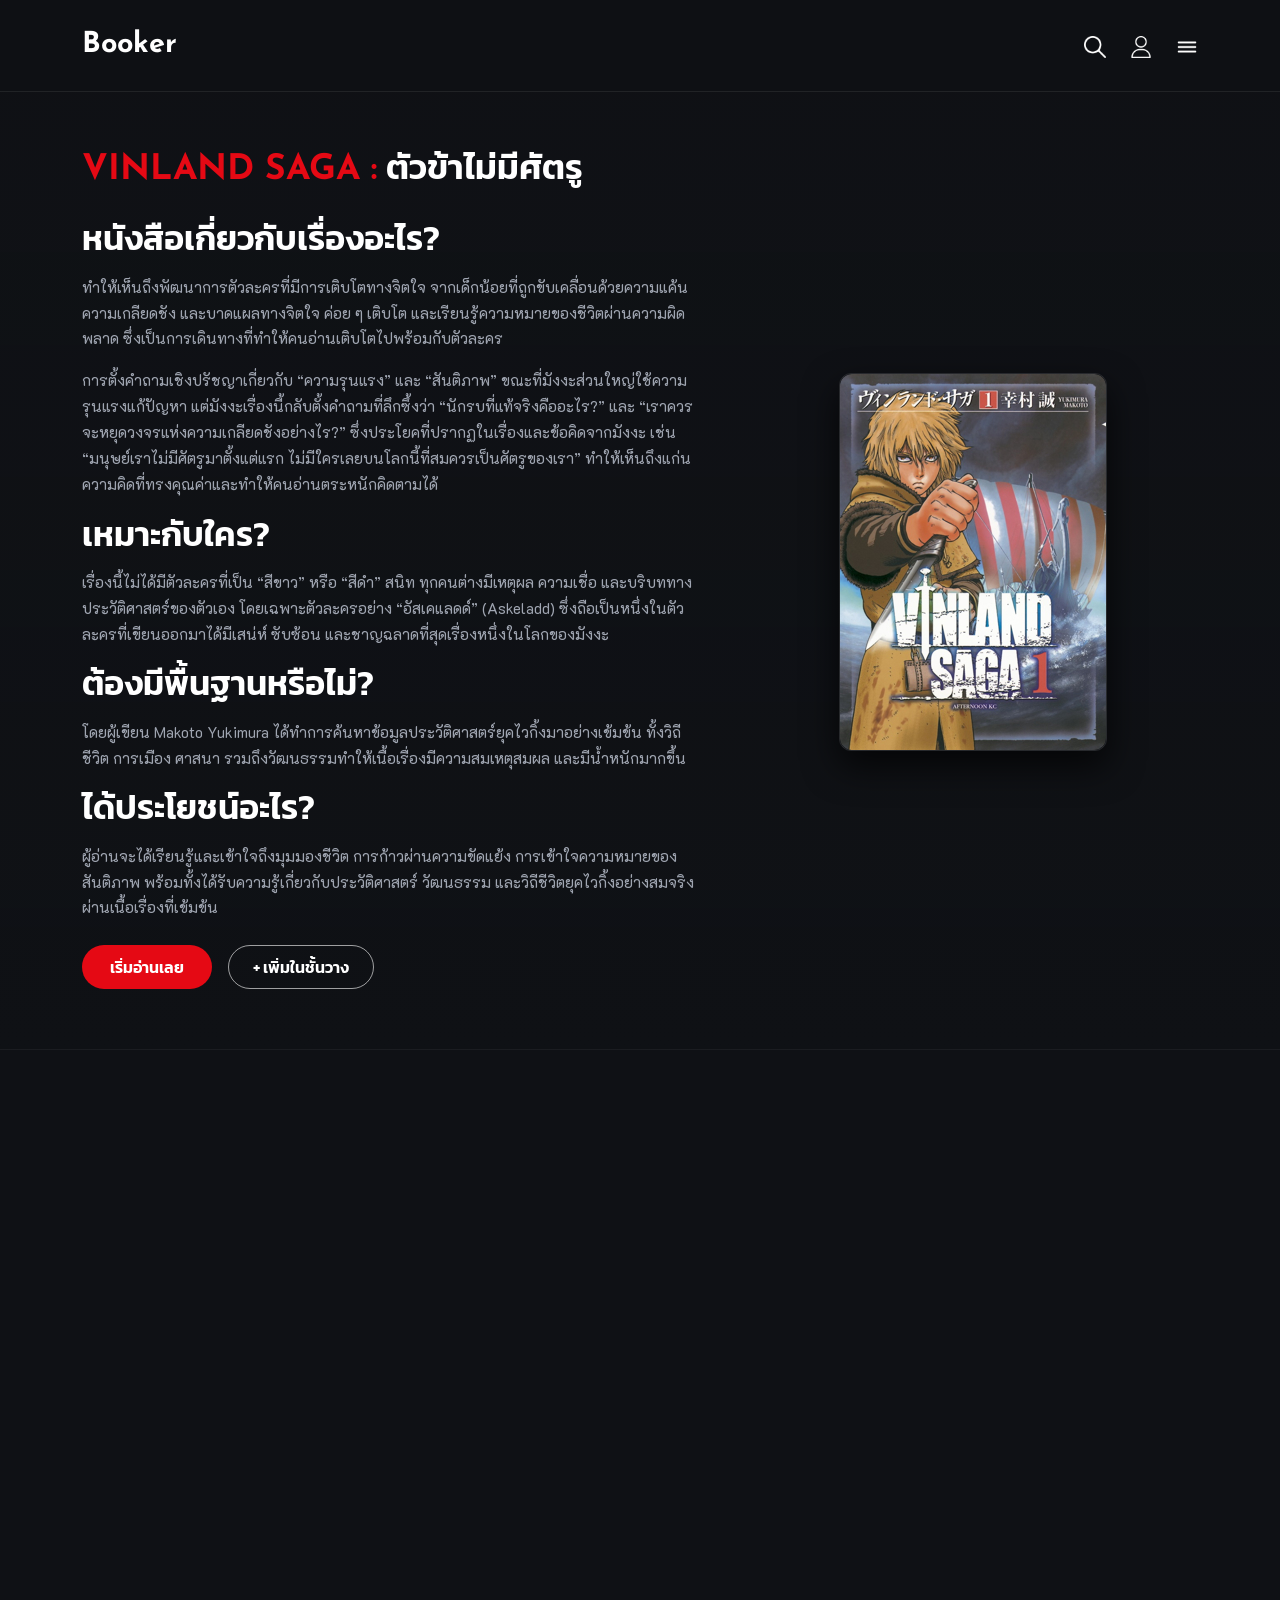
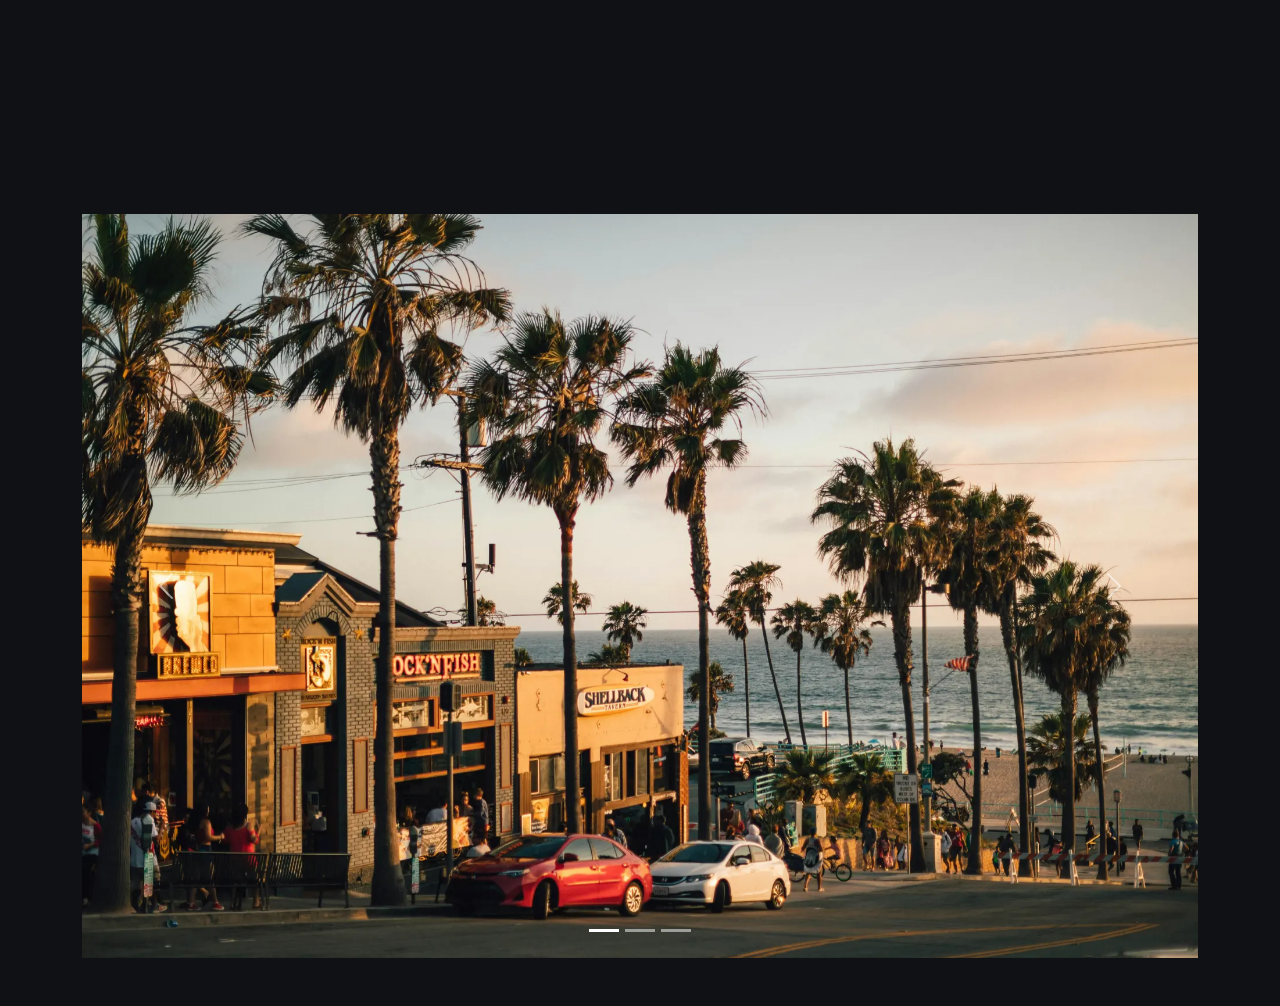
<file: index.html>
<!DOCTYPE html>
<html lang="th">

<head>
<meta charset="UTF-8">
<meta name="viewport" content="width=device-width, initial-scale=1.0">
<title>Booker - แนะนำมังงะ VINLAND SAGA ตัวข้าไม่มีศัตรู</title>
<meta name="keywords" content="Vinland Saga, Makoto Yukimura,ตัวข้าไม่มีศัตรู,นักรบที่แท้จริงไม่จำเป็นต้องมีดาบ,ประวัติศาสตร์ไวกิ้ง,ข้อคิดจากมังงะ,พัฒนาการตัวละคร,ความหมายของชีวิต">
<meta name="description" content="แนะนำ Vinland Saga มังงะประวัติศาสตร์ไวกิ้งโดย Makoto Yukimura พร้อมข้อคิดการดำเนินชีวิตผ่านวลี “ตัวข้าไม่มีศัตรู” และ “นักรบที่แท้จริงไม่จำเป็นต้องมีดาบ”">


<!-- Bootstrap 5 Grid & Layout -->
<link href="https://cdn.jsdelivr.net/npm/bootstrap@5.3.0/dist/css/bootstrap.min.css" rel="stylesheet">
<!-- Google Fonts -->
<link href="https://fonts.googleapis.com/css2?family=Prompt:ital,wght@0,300;0,400;0,600;0,700;1,400&display=swap"
rel="stylesheet">


<!-- ไฟล์ animation หลักสำหรับตกแต่งทั้งหมด -->
<link href="https://unpkg.com/aos@2.3.1/dist/aos.css" rel="stylesheet">



<!-- ไฟล์ CSS หลักสำหรับตกแต่งทั้งหมด -->
<link rel="stylesheet" href="css/style.css">




<!-- Google Fonts: Josefin Sans, Kanit, K2D -->
<link rel="preconnect" href="https://fonts.googleapis.com">
<link rel="preconnect" href="https://fonts.gstatic.com" crossorigin>
<link
href="https://fonts.googleapis.com/css2?family=Josefin+Sans:ital,wght@0,100..700;1,100..700&family=K2D&family=Kanit&display=swap"
rel="stylesheet">

</head>

<body>

<!-- Header (Navbar) -->
<nav class="navbar custom-navbar navbar-expand sticky-top py-3">
<div class="container" >
<a class="navbar-brand navbar-brand-text" href="#">Booker</a>

<div class="d-flex align-items-center gap-4 ms-auto">
<a href="#"><img src="images/loupe.png" alt="Search" class="nav-icon"></a>
<a href="#"><img src="images/user.png" alt="User" class="nav-icon"></a>
<a href="#"><img src="images/menu.png" alt="Menu" class="nav-icon"></a>
</div>
</div>
</nav>

<!-- Hero Section -->
<section class="hero-bg">
<div class="container">
<div class="row gy-4 align-items-center">

<!-- ฝั่งซ้าย: เนื้อหาหลัก -->
<div class="col-lg-7">
  <h1>
    <span class="title-en text-accent">VINLAND SAGA :</span>
    <span class="title-th">ตัวข้าไม่มีศัตรู</span>
  </h1>

  <div class="pe-lg-3">
    <!-- 1. หนังสือเกี่ยวกับเรื่องอะไร? -->
    <h2>หนังสือเกี่ยวกับเรื่องอะไร?</h2>
    <p>
      ทำให้เห็นถึงพัฒนาการตัวละครที่มีการเติบโตทางจิตใจ จากเด็กน้อยที่ถูกขับเคลื่อนด้วยความแค้น
      ความเกลียดชัง และบาดแผลทางจิตใจ ค่อย ๆ เติบโต และเรียนรู้ความหมายของชีวิตผ่านความผิดพลาด
      ซึ่งเป็นการเดินทางที่ทำให้คนอ่านเติบโตไปพร้อมกับตัวละคร
    </p>

    <p>
      การตั้งคำถามเชิงปรัชญาเกี่ยวกับ “ความรุนแรง” และ “สันติภาพ”
      ขณะที่มังงะส่วนใหญ่ใช้ความรุนแรงแก้ปัญหา แต่มังงะเรื่องนี้กลับตั้งคำถามที่ลึกซึ้งว่า
      “นักรบที่แท้จริงคืออะไร?” และ “เราควรจะหยุดวงจรแห่งความเกลียดชังอย่างไร?”
      ซึ่งประโยคที่ปรากฏในเรื่องและข้อคิดจากมังงะ เช่น “มนุษย์เราไม่มีศัตรูมาตั้งแต่แรก ไม่มีใครเลยบนโลกนี้ที่สมควรเป็นศัตรูของเรา”
      ทำให้เห็นถึงแก่นความคิดที่ทรงคุณค่าและทำให้คนอ่านตระหนักคิดตามได้
    </p>

    <!-- 2. เหมาะกับใคร? -->
    <h3>เหมาะกับใคร?</h3>
    <p>
      เรื่องนี้ไม่ได้มีตัวละครที่เป็น “สีขาว” หรือ “สีดำ” สนิท
      ทุกคนต่างมีเหตุผล ความเชื่อ และบริบททางประวัติศาสตร์ของตัวเอง โดยเฉพาะตัวละครอย่าง
      “อัสเคแลดด์” (Askeladd) ซึ่งถือเป็นหนึ่งในตัวละครที่เขียนออกมาได้มีเสน่ห์
      ซับซ้อน และชาญฉลาดที่สุดเรื่องหนึ่งในโลกของมังงะ
    </p>

    <!-- 3. ต้องมีพื้นฐานหรือไม่? -->
    <h4>ต้องมีพื้นฐานหรือไม่?</h4>
    <p>
      โดยผู้เขียน Makoto Yukimura ได้ทำการค้นหาข้อมูลประวัติศาสตร์ยุคไวกิ้งมาอย่างเข้มข้น
      ทั้งวิถีชีวิต การเมือง ศาสนา รวมถึงวัฒนธรรมทำให้เนื้อเรื่องมีความสมเหตุสมผล และมีน้ำหนักมากขึ้น
    </p>

    <!-- 4. ได้ประโยชน์อะไร? -->
    <h5>ได้ประโยชน์อะไร?</h5>
    <p>
      ผู้อ่านจะได้เรียนรู้และเข้าใจถึงมุมมองชีวิต การก้าวผ่านความขัดแย้ง การเข้าใจความหมายของสันติภาพ
      พร้อมทั้งได้รับความรู้เกี่ยวกับประวัติศาสตร์ วัฒนธรรม และวิถีชีวิตยุคไวกิ้งอย่างสมจริงผ่านเนื้อเรื่องที่เข้มข้น
    </p>
  </div>

  <div class="d-flex flex-wrap gap-3 mt-4">
    <button class="btn btn-read">เริ่มอ่านเลย</button>
    <button class="btn btn-add">+ เพิ่มในชั้นวาง</button>
  </div>
</div>

<!-- ฝั่งขวา: รูปปก -->
<!-- ฝั่งขวา: รูปภาพปกมังงะ Vinland Saga -->
<div class="col-lg-5 text-center">
<div class="cover-img-wrapper">
<img src="images/01cover.jpg" alt="Vinland Saga Cover" class="img-fluid" data-aos="fade-up" data-aos-duration="2000">
</div>
</div>
</div>
</div>
</section>

<!-- Section 3: การ์ด 4 ช่อง -->
<section class="py-5">
<div class="container">
<div class="row g-4">
<div class="col-md-6 col-lg-3">
<div class="feature-card" data-aos="flip-left" data-aos-duration="1100">
<img src="images/viking99.png" alt="ประวัติศาสตร์ไวกิ้ง" class="feature-icon" data-aos="flip-left" data-aos-duration="2100">
<h3>1. ประวัติศาสตร์ไวกิ้ง</h3>
<p>
เรื่องราวของนักรบไวกิ้งในช่วงศตวรรษที่ 11 ที่เข้ายึดและปกครองสหราชอาณาจักรได้
โดยเป็นช่วงก่อนการขึ้นครองราชย์ของกษัตริย์คนุตมหาราช
</p>
</div>
</div>

<div class="col-md-6 col-lg-3">
<div class="feature-card" data-aos="flip-left" data-aos-duration="1100">
<img src="images/swords2.png" alt="สงครามและการล้างแค้น" class="feature-icon" data-aos="flip-right" data-aos-duration="2100">
<h3>2. สงครามและการล้างแค้น</h3>
<p>
สะท้อนความรุนแรงบนสนามรบและสงครามไม่ได้สร้างฮีโร่ ซึ่งกัดกินจิตวิญญาณและทำลายความเป็นมนุษย์
</p>
</div>
</div>

<div class="col-md-6 col-lg-3">
<div class="feature-card" data-aos="flip-right" data-aos-duration="1100">
<img src="images/timeleft.png" alt="การเติบโตและปล่อยวาง" class="feature-icon" data-aos="flip-left" data-aos-duration="2100">
<h3>3. การเติบโตและปล่อยวาง</h3>
<p>
แสดงให้เห็นถึงการยอมรับความผิดพลาดในอดีต และใช้ชีวิตต่อไปเพื่อชดใช้สิ่งที่เคยได้ก่อเอาไว้
</p>
</div>
</div>

<div class="col-md-6 col-lg-3">
<div class="feature-card" data-aos="flip-left" data-aos-duration="1100">
<img src="images/idea2.png" alt="ข้อคิดของนักรบที่แท้จริง" class="feature-icon" data-aos="flip-right" data-aos-duration="2100">
<h3>4. ข้อคิดของนักรบที่แท้จริง</h3>
<p>
ลบล้างค่านิยมไวกิ้งดั้งเดิมที่เชื่อว่าเกียรติยศคือการฆ่าฟันในสนามรบ
แต่นักรบที่แท้จริงคือผู้ที่มีจิตใจกล้าที่จะเผชิญการแก้ไขปัญหา
</p>
</div>
</div>
</div>
</div>
</section>

<!-- Section 4: Banner Quote -->
<footer class="container pb-5" data-aos="flip-up" data-aos-duration="1100">
<div class="quote-banner text-center">
<p class="quote-sub mb-2">
มนุษย์เราไม่มีศัตรูมาตั้งแต่เริ่มแรก ไม่มีใครเลยบนโลกนี้ที่สมควรเป็นศัตรูของเรา
</p>
<h3 class="quote-title">นักรบที่แท้จริงไม่จำเป็นต้องมีดาบ</h3>
<p class="quote-desc mb-0">
วินแลนด์ ซากะ ไม่ได้สอนให้เราเอาชนะผู้อื่นด้วยกำลัง แต่สอนให้เราเอาชนะใจตัวเอง
และค้นหาความหมายของการมีชีวิตอยู่อย่างสงบในโลกที่เต็มไปด้วยความขัดแย้ง
</p>
</div>
</footer>












<section class="container my-5">
<div id="caliCarousel" class="carousel slide" data-bs-ride="carousel">

<!-- Indicators -->
<div class="carousel-indicators">
<button type="button" data-bs-target="#caliCarousel" data-bs-slide-to="0" class="active"
aria-current="true" aria-label="Slide 1"></button>

<button type="button" data-bs-target="#caliCarousel" data-bs-slide-to="1" aria-label="Slide 2"></button>

<button type="button" data-bs-target="#caliCarousel" data-bs-slide-to="2" aria-label="Slide 3"></button>
</div>

<!-- Carousel Images -->
<div class="carousel-inner">
<div class="carousel-item active">
<img src="images/cali1.webp" class="d-block w-100" alt="Cali 1">
</div>

<div class="carousel-item">
<img src="images/cali3.webp" class="d-block w-100" alt="Cali 3">
</div>

<div class="carousel-item">
<img src="images/cali4.webp" class="d-block w-100" alt="Cali 4">
</div>
</div>

<!-- Previous Button -->
<button class="carousel-control-prev" type="button" data-bs-target="#caliCarousel" data-bs-slide="prev">
<span class="carousel-control-prev-icon" aria-hidden="true"></span>
<span class="visually-hidden">Previous</span>
</button>

<!-- Next Button -->
<button class="carousel-control-next" type="button" data-bs-target="#caliCarousel" data-bs-slide="next">
<span class="carousel-control-next-icon" aria-hidden="true"></span>
<span class="visually-hidden">Next</span>
</button>

</div>
</section>








<!-- Bootstrap 5 JS -->
<script src="https://cdn.jsdelivr.net/npm/bootstrap@5.3.0/dist/js/bootstrap.bundle.min.js"></script>
<script src="https://unpkg.com/aos@2.3.1/dist/aos.js"></script>
<script>
AOS.init();
</script>


</body>
</file>
<file: css/style.css>
/* ==========================================
   1. Colors & Typography Palette
   Palette: #0F1115 | #E50914 | #FFFFFF | #A0A6B2 
   ========================================== */ 

/* ตัวอักษรคำอธิบายปกติทั้งหมดใช้ K2D */
body { 
    font-family: 'K2D', sans-serif; 
    background-color: #0F1115; 
    color: #A0A6B2; 
    font-size: 0.95rem; 
    line-height: 1.7; 
}

/* ข้อความเน้นสีแดง */ 
.text-accent { 
    color: #E50914; 
}

/* ชื่อเรื่องใน Hero Section */
h1 { 
    color: #FFFFFF; 
    font-size: 2.2rem; 
    line-height: 1.35; 
    margin-bottom: 24px; 
}

/* ส่วนภาษาอังกฤษ "VINLAND SAGA" ใน h1 */
h1 .title-en {
    font-family: 'Josefin Sans', sans-serif;
    font-weight: 700;
}

/* ส่วนภาษาไทย "ตัวข้าไม่มีศัตรู" ใน h1 */
h1 .title-th {
    font-family: 'Kanit', sans-serif;
    font-weight: 600;
}

h2 { 
    color: #FFFFFF; 
    font-size: 2.1rem; 
    font-weight: 700; 
    margin-bottom: 16px; 
}


h2 { 
    font-family: 'Kanit', sans-serif; /* เพิ่มบรรทัดนี้ครับ */
    color: #FFFFFF; 
    font-size: 2.1rem; 
    font-weight: 600; 
    margin-bottom: 16px; 
}



h3 { 
    font-family: 'Kanit', sans-serif; /* เพิ่มบรรทัดนี้ครับ */
    color: #FFFFFF; 
    font-size: 2.1rem; 
    font-weight: 600; 
    margin-bottom: 16px; 
}



h4 { 
    font-family: 'Kanit', sans-serif; /* เพิ่มบรรทัดนี้ครับ */
    color: #FFFFFF; 
    font-size: 2.1rem; 
    font-weight: 600; 
    margin-bottom: 16px; 
}



h5 { 
    font-family: 'Kanit', sans-serif; /* เพิ่มบรรทัดนี้ครับ */
    color: #FFFFFF; 
    font-size: 2.1rem; 
    font-weight: 600; 
    margin-bottom: 16px; 
}




/* ย่อหน้าและเนื้อหาทั่วไป */ 
/* บังคับให้ข้อความเน้นในแท็ก <b> และ <strong> กลายเป็นตัวปกติ ไม่หนา */
p b, 
p strong,
b,
strong { 
    font-weight: 400 !important;
    color: inherit;
}

/* ========================================== 
   2. Navbar 
   ========================================== */ 
.custom-navbar { 
    background-color: rgba(15, 17, 21, 0.85); 
    backdrop-filter: blur(12px); 
    -webkit-backdrop-filter: blur(12px); 
    border-bottom: 1px solid rgba(255, 255, 255, 0.08); 
}

/* "Booker" ใช้ Josefin Sans */
.navbar-brand-text { 
    font-family: 'Josefin Sans', sans-serif;
    font-size: 1.8rem; 
    font-weight: 700; 
    color: #FFFFFF !important; 
}

.nav-icon { 
    width: 22px; 
    height: 22px; 
    object-fit: contain; 
    filter: brightness(0) invert(1); 
    opacity: 1; 
    transition: all 0.2s ease; 
}

.nav-icon:hover { 
    opacity: 0.8; 
    transform: translateY(-2px); 
}

/* ========================================== 
   3. Hero Section & Buttons
   ========================================== */ 
.hero-bg { 
    background: linear-gradient(180deg, rgba(15, 17, 21, 0.8) 0%, #0F1115 100%); 
    padding: 50px 0 60px 0; 
    border-bottom: 1px solid rgba(255, 255, 255, 0.05); 
}

.btn-read { 
    font-family: 'Kanit', sans-serif;
    background-color: #E50914; 
    color: #FFFFFF; 
    font-weight: 600; 
    padding: 10px 28px; 
    border-radius: 30px; 
    border: none; 
    transition: all 0.3s ease; 
}

.btn-read:hover { 
    opacity: 0.9; 
    color: #FFFFFF; 
}

.btn-add { 
    font-family: 'Kanit', sans-serif;
    background-color: transparent; 
    color: #FFFFFF; 
    border: 1.5px solid rgba(255, 255, 255, 0.6); 
    font-weight: 600; 
    padding: 9px 24px; 
    border-radius: 30px; 
    transition: all 0.3s ease; 
}

.btn-add:hover { 
    background-color: #FFFFFF; 
    color: #0F1115; 
}

.cover-img-wrapper { 
    display: inline-block; 
    border-radius: 16px; 
    overflow: hidden; 
    box-shadow: 0 15px 35px rgba(0, 0, 0, 0.7); 
    border: 1px solid rgba(255, 255, 255, 0.1); 
    background-color: transparent; 
}

.cover-img-wrapper img { 
    width: 100%; 
    height: auto; 
    display: block; 
    object-fit: cover; 
}

/* ========================================== 
   4. Feature Cards
   ========================================== */ 
.feature-card { 
    background-color: #FFFFFF; 
    border-radius: 14px; 
    padding: 24px; 
    height: 100%; 
    transition: all 0.3s cubic-bezier(0.4, 0, 0.2, 1); 
    border: 1px solid transparent; 
}

.feature-card:hover { 
    transform: translateY(-6px); 
    box-shadow: 0 12px 30px rgba(229, 9, 20, 0.25); 
    border-color: rgba(229, 9, 20, 0.4); 
}

/* หัวข้อใหญ่ 1-4 ใช้ Kanit */ 
.feature-card h3 { 
    font-family: 'Kanit', sans-serif;
    color: #0F1115;
    font-size: 1.1rem; 
    font-weight: 700; 
    margin-bottom: 8px; 
}

/* คำอธิบายในการ์ดใช้ K2D */
.feature-card p { 
    font-family: 'K2D', sans-serif;
    color: #4A5568; 
    font-size: 0.88rem; 
    line-height: 1.6; 
    margin-bottom: 0; 
}

.feature-icon { 
    width: 44px; 
    height: 44px; 
    object-fit: contain; 
    margin-bottom: 16px; 
    display: block; 
    margin-left: auto; 
    margin-right: auto; 
}

/* ========================================== 
   5. Quote Banner
   ========================================== */ 
.quote-banner { 
    background-color: rgba(255, 255, 255, 0.02); 
    border-radius: 18px; 
    padding: 48px 24px; 
    margin: 40px 0; 
    border: 1px solid rgba(255, 255, 255, 0.08); 
}

/* Quote Banner ทั้งหมดใช้ Kanit */
.quote-sub { 
    font-family: 'Kanit', sans-serif;
    color: #A0A6B2; 
    font-size: 0.95rem; 
    font-weight: 300; 
}

.quote-title { 
    font-family: 'Kanit', sans-serif;
    color: #FFFFFF; 
    font-weight: 700;
}

.quote-desc { 
    font-family: 'Kanit', sans-serif;
    color: #A0A6B2; 
    max-width: 780px; 
    margin: 0 auto; 
}


/* กำหนดฟอนต์ Kanit สำหรับปุ่ม และ Quote หลัก */
.btn-read,
.btn-add,
.quote-title {
    font-family: 'Kanit', sans-serif !important;
}




/* เพิ่มเอฟเฟกต์ซูมรูปปกเมื่อ Hover */
.cover-img-wrapper {
    overflow: hidden; /* ซ่อนส่วนภาพที่ขยายเกินกรอบออกมา */
    transition: all 0.4s cubic-bezier(0.165, 0.84, 0.44, 1);
}

.cover-img-wrapper img {
    transition: transform 0.5s ease, filter 0.5s ease;
    will-change: transform;
}

/* เมื่อเอาเมาส์ชี้ที่กรอบรูป */
.cover-img-wrapper:hover {
    transform: translateY(-8px); /* ลอยขึ้นเล็กน้อย */
    box-shadow: 0 20px 45px rgba(0, 0, 0, 0.9), 0 0 30px rgba(229, 9, 20, 0.35); /* เพิ่มแสงสีแดงฟุ้งด้านหลัง */
    border-color: rgba(229, 9, 20, 0.5);
}

.cover-img-wrapper:hover img {
    transform: scale(1.08); /* ซูมรูปภาพขึ้น 8% */
    filter: brightness(1.05); /* ปรับความสว่างรูปขึ้นเล็กน้อย */
}



/* ==========================================
   Realistic Spray Splatter Blood Effect
   ========================================== */

.cover-img-wrapper {
    position: relative;
}

/* ชั้นคราบละอองเลือดสาดกระเซ็น */
.cover-img-wrapper::after {
    content: '';
    position: absolute;
    top: 0;
    left: 0;
    width: 100%;
    height: 100%;
    
    /* จำลองละอองเลือดกระเซ็นแบบกระจุกกระจายสไตล์รูปตัวอย่าง */
    background-image: 
        /* กระจุกละอองที่ 1: มุมซ้ายบน (แน่นตรงกลาง ฝอยรอบๆ) */
        radial-gradient(circle at 25% 25%, #E50914 0.5px, transparent 1.5px),
        radial-gradient(circle at 27% 23%, #800000 1px, transparent 2px),
        radial-gradient(circle at 23% 28%, #E50914 1.5px, transparent 3px),
        radial-gradient(circle at 30% 20%, #A1070E 2px, transparent 4px),
        radial-gradient(circle at 20% 32%, #E50914 1px, transparent 2.5px),
        
        /* กระจุกละอองที่ 2: กลางขวา (ละอองสาดกระจาย) */
        radial-gradient(circle at 75% 50%, #E50914 1px, transparent 2px),
        radial-gradient(circle at 72% 52%, #800000 1.5px, transparent 3px),
        radial-gradient(circle at 78% 48%, #A1070E 2.5px, transparent 4.5px),
        radial-gradient(circle at 82% 55%, #E50914 1px, transparent 2px),
        radial-gradient(circle at 68% 45%, #E50914 0.5px, transparent 1.5px),

        /* กระจุกละอองที่ 3: ล่างซ้าย (จุดสาดแน่นกระแทกตา) */
        radial-gradient(circle at 35% 75%, #E50914 1.5px, transparent 3px),
        radial-gradient(circle at 32% 78%, #800000 2.5px, transparent 5px),
        radial-gradient(circle at 38% 72%, #A1070E 1px, transparent 2px),
        radial-gradient(circle at 42% 80%, #E50914 2px, transparent 3.5px),

        /* ละอองฝอยเล็กๆ กระจายประปรายทั่วปก */
        radial-gradient(circle at 50% 30%, #E50914 0.8px, transparent 1.8px),
        radial-gradient(circle at 60% 85%, #800000 1.2px, transparent 2.2px),
        radial-gradient(circle at 15% 60%, #E50914 1px, transparent 2px),
        radial-gradient(circle at 88% 25%, #E50914 0.8px, transparent 1.5px);

    /* กำหนดให้ลายซ้ำสลับตำแหน่งเพื่อให้สาดทั่วปกอย่างธรรมชาติ */
    background-size: 100% 100%, 90% 90%, 110% 110%;
    opacity: 0;
    transform: scale(0.96);
    pointer-events: none;
    transition: opacity 0.4s ease, transform 0.4s ease;
    mix-blend-mode: multiply; /* ให้เนื้อเลือดซึมลงผิวหน้าปกแบบรูปตัวอย่าง */
    z-index: 2;
}

/* เมื่อ Hover ให้ละอองเลือดสาดขึ้นมาบนปก */
.cover-img-wrapper:hover::after {
    opacity: 0.9;
    transform: scale(1);
}










/* ==========================================
   Enraged Cover & Blood Splatter Effect
   ========================================== */

.cover-img-wrapper {
    position: relative;
    overflow: hidden;
    transition: transform 0.4s cubic-bezier(0.165, 0.84, 0.44, 1), box-shadow 0.4s ease;
}

/* ภาพปกปกติ */
.cover-img-wrapper img {
    transition: transform 0.5s ease, filter 0.5s ease;
    will-change: transform, filter;
}

/* ชั้นคราบละอองเลือดสาดกระจาย */
.cover-img-wrapper::after {
    content: '';
    position: absolute;
    top: 0;
    left: 0;
    width: 100%;
    height: 100%;
    
    background-image: 
        /* กระจุกละอองมุมซ้ายบน */
        radial-gradient(circle at 25% 25%, #E50914 0.5px, transparent 1.5px),
        radial-gradient(circle at 27% 23%, #800000 1px, transparent 2px),
        radial-gradient(circle at 23% 28%, #E50914 1.5px, transparent 3px),
        radial-gradient(circle at 30% 20%, #A1070E 2px, transparent 4px),
        radial-gradient(circle at 20% 32%, #E50914 1px, transparent 2.5px),
        
        /* กระจุกละอองกลางขวา */
        radial-gradient(circle at 75% 50%, #E50914 1px, transparent 2px),
        radial-gradient(circle at 72% 52%, #800000 1.5px, transparent 3px),
        radial-gradient(circle at 78% 48%, #A1070E 2.5px, transparent 4.5px),
        radial-gradient(circle at 82% 55%, #E50914 1px, transparent 2px),
        
        /* กระจุกละอองล่างซ้าย */
        radial-gradient(circle at 35% 75%, #E50914 1.5px, transparent 3px),
        radial-gradient(circle at 32% 78%, #800000 2.5px, transparent 5px),
        radial-gradient(circle at 42% 80%, #E50914 2px, transparent 3.5px),

        /* ละอองฝอยรอบๆ */
        radial-gradient(circle at 50% 30%, #E50914 0.8px, transparent 1.8px),
        radial-gradient(circle at 60% 85%, #800000 1.2px, transparent 2.2px),
        radial-gradient(circle at 15% 60%, #E50914 1px, transparent 2px),
        radial-gradient(circle at 88% 25%, #E50914 0.8px, transparent 1.5px);

    background-size: 100% 100%;
    opacity: 0;
    transform: scale(0.96);
    pointer-events: none;
    transition: opacity 0.4s ease, transform 0.4s ease;
    mix-blend-mode: multiply;
    z-index: 2;
}

/* ==========================================
   เมื่อ Hover: ปกย้อมสีแดงโกรธคลุ้มคลั่ง
   ========================================== */

/* 1. สาดออร่าสีแดงรอบกรอบรูป */
.cover-img-wrapper:hover {
    transform: translateY(-6px) scale(1.02);
    box-shadow: 0 15px 35px rgba(229, 9, 20, 0.6), 0 0 50px rgba(229, 9, 20, 0.4);
}

/* 2. ปรับตัวรูปปกให้ย้อมโทนสีแดงสดคลุ้มคลั่ง */
.cover-img-wrapper:hover img {
    filter: sepia(0.6) hue-rotate(-50deg) saturate(3.5) contrast(1.2);
}

/* 3. สาดละอองเลือดซ้อนขึ้นมา */
.cover-img-wrapper:hover::after {
    opacity: 0.95;
    transform: scale(1);
}











/* ==========================================
   Combined Enraged & Multi-Sized Soft Natural Blood Effect
   ========================================== */

/* 1. ตั้งค่ากรอบรูปภาพ */
.cover-img-wrapper {
    position: relative;
    overflow: hidden;
    border-radius: 12px;
    transition: transform 0.4s cubic-bezier(0.165, 0.84, 0.44, 1), box-shadow 0.4s ease;
}

/* 2. ตัวภาพปกมังงะปกติ */
.cover-img-wrapper img {
    width: 100%;
    display: block;
    border-radius: 12px;
    transition: transform 0.5s ease, filter 0.5s ease;
    will-change: transform, filter;
}

/* 3. ชั้นคราบเลือด (ปรับโทนสีแดงให้อ่อนและนุ่มนวลขึ้น) */
.cover-img-wrapper::after {
    content: '';
    position: absolute;
    top: 0;
    left: 0;
    width: 100%;
    height: 100%;
    
    /* ปรับใช้โทนสีแดงสว่างแบบบางเบา (rgba) ให้ละอองเลือดดูอ่อนลง */
    background-image: 
        /* ปื้นเลือดใหญ่สาดซึมมุมเฉียง (ปรับให้อ่อนจางลง) */
        radial-gradient(ellipse at 35% 30%, rgba(229, 9, 20, 0.45) 0%, rgba(160, 20, 20, 0.3) 40%, transparent 70%),
        radial-gradient(ellipse at 70% 65%, rgba(229, 9, 20, 0.4) 0%, rgba(140, 15, 15, 0.25) 45%, transparent 75%),
        
        /* จุดเลือดขนาดกลาง (ใช้สีแดงสว่าง นุ่มตาขึ้น) */
        radial-gradient(circle at 20% 25%, rgba(229, 9, 20, 0.7) 3.5px, transparent 7px),
        radial-gradient(circle at 80% 20%, rgba(180, 30, 30, 0.6) 4.5px, transparent 8.5px),
        radial-gradient(circle at 30% 70%, rgba(229, 9, 20, 0.7) 4px, transparent 8px),
        radial-gradient(circle at 75% 80%, rgba(180, 30, 30, 0.6) 5px, transparent 9px),
        radial-gradient(circle at 50% 45%, rgba(229, 9, 20, 0.65) 3px, transparent 6.5px),
        
        /* จุดฝอยเลือดเล็กๆ (สาดกระจายแบบละอองอ่อนๆ) */
        radial-gradient(circle at 15% 35%, rgba(229, 9, 20, 0.6) 1.5px, transparent 3px),
        radial-gradient(circle at 25% 18%, rgba(180, 30, 30, 0.5) 1.2px, transparent 2.5px),
        radial-gradient(circle at 28% 42%, rgba(229, 9, 20, 0.6) 1px, transparent 2px),
        radial-gradient(circle at 72% 38%, rgba(229, 9, 20, 0.6) 2px, transparent 3.5px),
        radial-gradient(circle at 85% 50%, rgba(180, 30, 30, 0.5) 1.5px, transparent 3px),
        radial-gradient(circle at 62% 75%, rgba(229, 9, 20, 0.6) 1.8px, transparent 3.8px),
        radial-gradient(circle at 42% 85%, rgba(180, 30, 30, 0.5) 1.2px, transparent 2.5px),
        radial-gradient(circle at 10% 68%, rgba(229, 9, 20, 0.6) 1.5px, transparent 3px),
        radial-gradient(circle at 88% 18%, rgba(229, 9, 20, 0.6) 1px, transparent 2.2px);

    background-size: 100% 100%;
    opacity: 0;
    transform: scale(0.94);
    pointer-events: none;
    transition: opacity 0.4s ease, transform 0.4s ease;
    mix-blend-mode: multiply; /* ซึมกลมกลืนไปกับผิวภาพปก */
    z-index: 2;
}

/* ==========================================
   STATE: เมื่อเอาเมาส์ไปชี้ที่ปก (Hover)
   ========================================== */

/* 1. ยกตัวปกขึ้นพร้อมออร่าแสงสีแดงนุ่มๆ */
.cover-img-wrapper:hover {
    transform: translateY(-8px) scale(1.02);
    box-shadow: 0 15px 35px rgba(229, 9, 20, 0.45), 0 0 35px rgba(229, 9, 20, 0.25);
}

/* 2. ย้อมรูปปกมังงะให้เป็นสีแดงพอนุ่มนวล (ลดความจัดจ้านลง) */
.cover-img-wrapper:hover img {
    filter: sepia(0.35) hue-rotate(-45deg) saturate(2.4) contrast(1.1);
}

/* 3. สาดคราบเลือดสีอ่อนลงเลอะซึมบนปก */
.cover-img-wrapper:hover::after {
    opacity: 0.75; /* ปรับระดับความทึบลงจาก 0.95 เหลือ 0.75 เพื่อความซึมละมุน */
    transform: scale(1);
}
</file>
